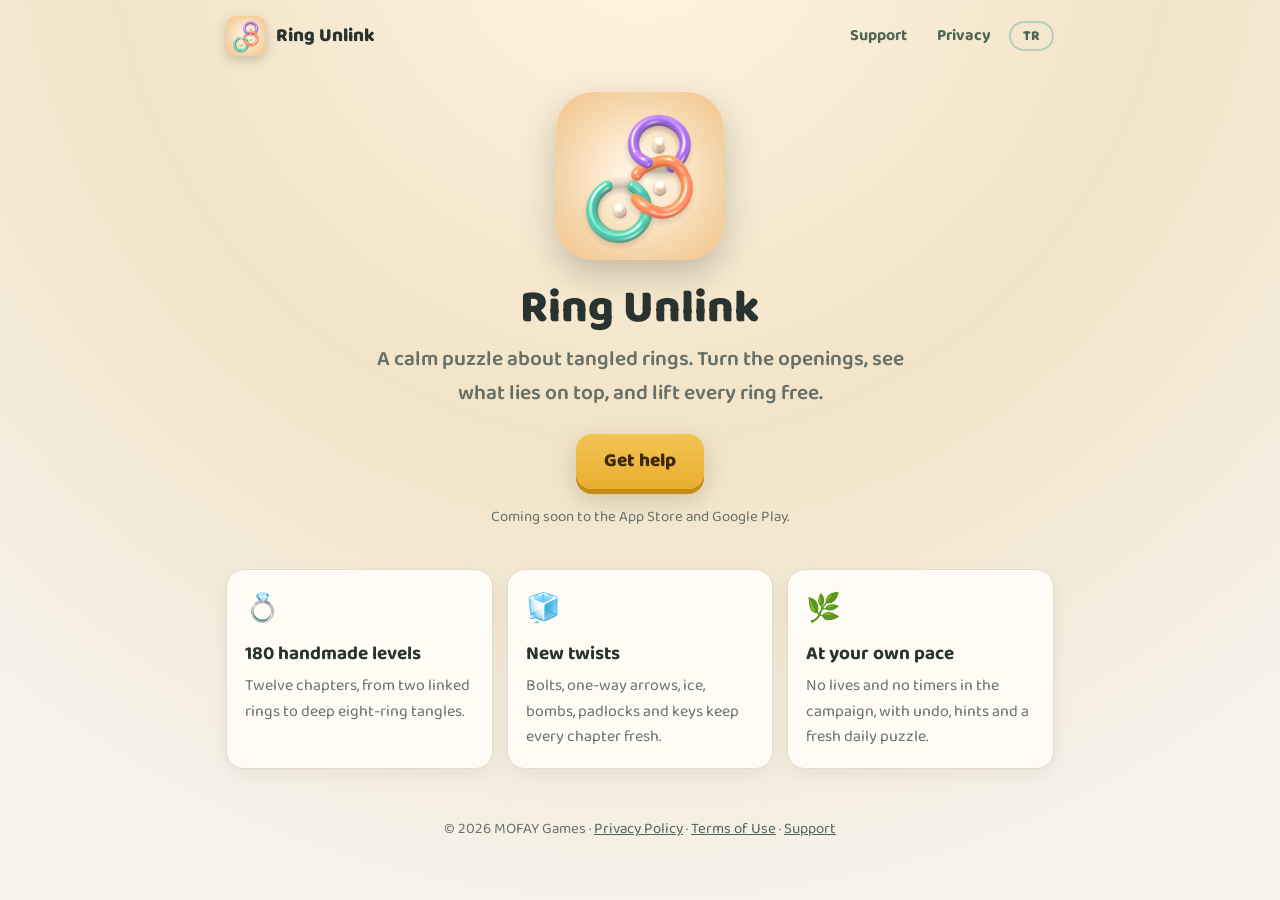
<file: index.html>
<!doctype html>
<html lang="en">
<head>
<meta charset="utf-8">
<meta name="viewport" content="width=device-width, initial-scale=1">
<title>Ring Unlink: Ring Puzzle Game</title>
<meta name="description" content="Ring Unlink: a calm puzzle game about untangling glossy rings. Turn the openings, lift every ring free. A mobile game by MOFAY Games.">
<link rel="icon" href="img/favicon.png">
<link rel="apple-touch-icon" href="img/icon.png">
<link rel="preconnect" href="https://fonts.googleapis.com">
<link rel="preconnect" href="https://fonts.gstatic.com" crossorigin>
<link href="https://fonts.googleapis.com/css2?family=Baloo+2:wght@500;600;700;800&display=swap" rel="stylesheet">
<link rel="stylesheet" href="style.css">
<script src="lang.js"></script>
</head>
<body>
<div class="wrap">
  <header class="top">
    <a class="brand" href="./"><img src="img/icon.png" alt=""><span>Ring Unlink</span></a>
    <nav class="nav">
      <a href="support.html"><span data-l="en">Support</span><span data-l="tr">Destek</span></a>
      <a href="privacy.html"><span data-l="en">Privacy</span><span data-l="tr">Gizlilik</span></a>
      <button class="lang" type="button" aria-label="Language / Dil"><span data-l="en">TR</span><span data-l="tr">EN</span></button>
    </nav>
  </header>

  <section class="hero">
    <img class="appicon" src="img/icon.png" alt="Ring Unlink">
    <h1>Ring Unlink</h1>
    <p class="tag" data-l="en">A calm puzzle about tangled rings. Turn the openings, see what lies on top, and lift every ring free.</p>
    <p class="tag" data-l="tr">Birbirine dolanmış halkalarla sakin bir bulmaca. Ağızları çevir, hangisinin üstte olduğunu gör ve her halkayı kurtar.</p>
    <a class="btn" href="support.html"><span data-l="en">Get help</span><span data-l="tr">Yardım al</span></a>
    <p class="soon" data-l="en">Coming soon to the App Store and Google Play.</p>
    <p class="soon" data-l="tr">Yakında App Store ve Google Play'de.</p>
  </section>

  <section class="features">
    <div class="feature"><div class="ico">💍</div>
      <h3 data-l="en">180 handmade levels</h3><h3 data-l="tr">180 bölüm</h3>
      <p data-l="en">Twelve chapters, from two linked rings to deep eight-ring tangles.</p>
      <p data-l="tr">İki halkadan sekiz halkalı derin düğümlere uzanan on iki bölüm.</p></div>
    <div class="feature"><div class="ico">🧊</div>
      <h3 data-l="en">New twists</h3><h3 data-l="tr">Yeni engeller</h3>
      <p data-l="en">Bolts, one-way arrows, ice, bombs, padlocks and keys keep every chapter fresh.</p>
      <p data-l="tr">Cıvatalar, tek yönlü oklar, buz, bombalar, kilitler ve anahtarlar her bölümü yeniler.</p></div>
    <div class="feature"><div class="ico">🌿</div>
      <h3 data-l="en">At your own pace</h3><h3 data-l="tr">Kendi hızında</h3>
      <p data-l="en">No lives and no timers in the campaign, with undo, hints and a fresh daily puzzle.</p>
      <p data-l="tr">Hikâye bölümlerinde süre ve can yok; geri alma, ipuçları ve her gün yeni bir bulmaca var.</p></div>
  </section>

  <footer>
    © 2026 MOFAY Games ·
    <a href="privacy.html"><span data-l="en">Privacy Policy</span><span data-l="tr">Gizlilik Politikası</span></a> ·
    <a href="terms.html"><span data-l="en">Terms of Use</span><span data-l="tr">Kullanım Koşulları</span></a> ·
    <a href="support.html"><span data-l="en">Support</span><span data-l="tr">Destek</span></a>
  </footer>
</div>
</body>
</html>
</file>
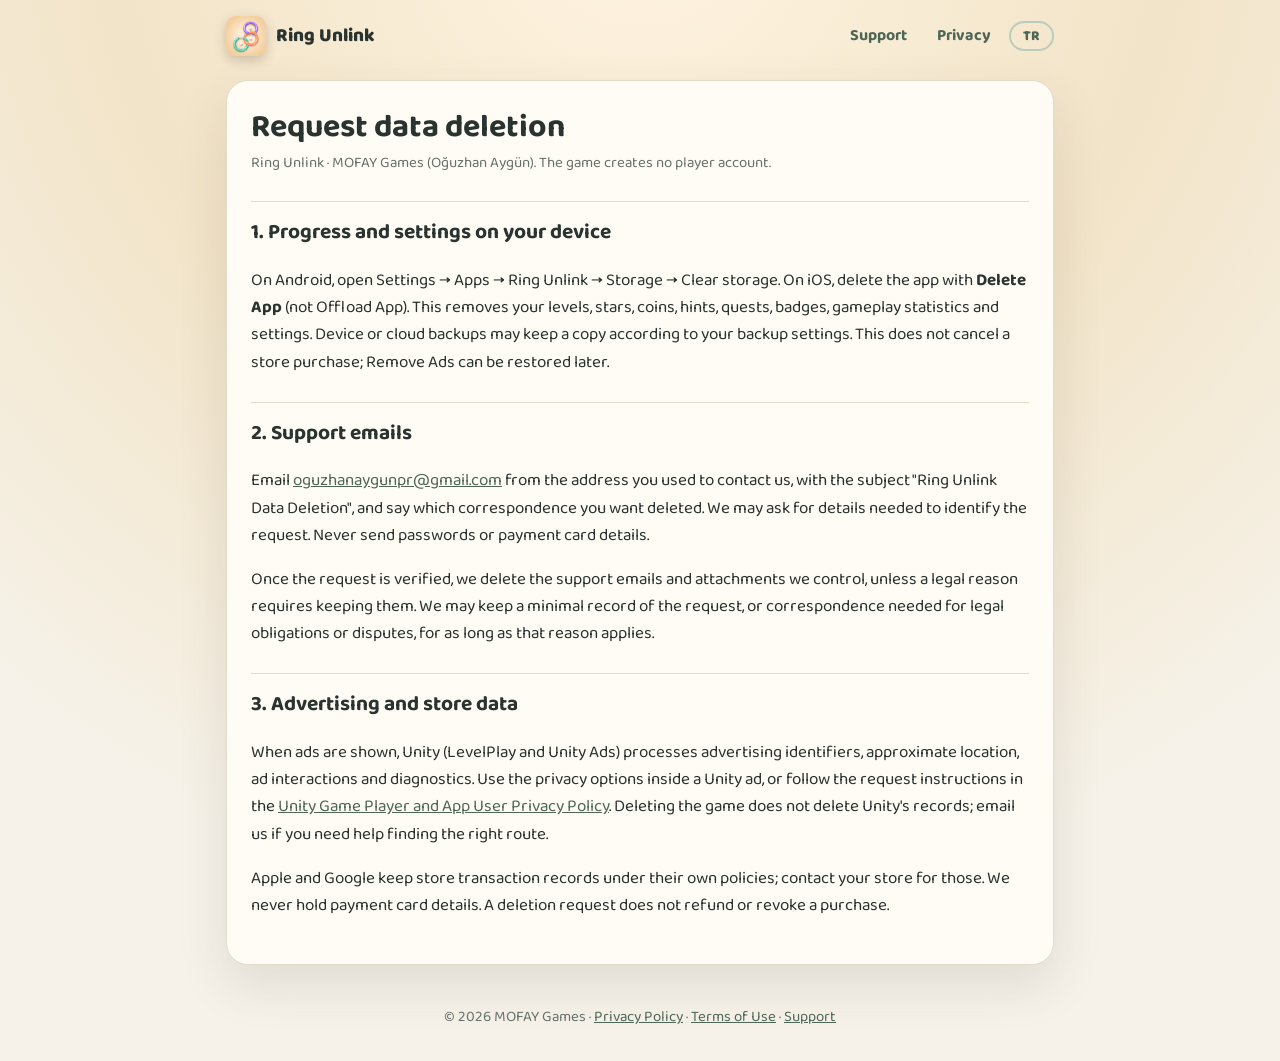
<file: delete-data.html>
<!doctype html>
<html lang="en">
<head>
<meta charset="utf-8">
<meta name="viewport" content="width=device-width, initial-scale=1">
<title>Delete data · Ring Unlink</title>
<meta name="description" content="How to delete your Ring Unlink data.">
<link rel="icon" href="img/favicon.png">
<link rel="apple-touch-icon" href="img/icon.png">
<link rel="preconnect" href="https://fonts.googleapis.com">
<link rel="preconnect" href="https://fonts.gstatic.com" crossorigin>
<link href="https://fonts.googleapis.com/css2?family=Baloo+2:wght@500;600;700;800&display=swap" rel="stylesheet">
<link rel="stylesheet" href="style.css">
<script src="lang.js"></script>
</head>
<body>
<div class="wrap">
  <header class="top">
    <a class="brand" href="./"><img src="img/icon.png" alt=""><span>Ring Unlink</span></a>
    <nav class="nav">
      <a href="support.html"><span data-l="en">Support</span><span data-l="tr">Destek</span></a>
      <a href="privacy.html"><span data-l="en">Privacy</span><span data-l="tr">Gizlilik</span></a>
      <button class="lang" type="button" aria-label="Language / Dil"><span data-l="en">TR</span><span data-l="tr">EN</span></button>
    </nav>
  </header>

  <main class="doc">
    <div data-l="en">
      <h1>Request data deletion</h1>
      <p class="date">Ring Unlink · MOFAY Games (Oğuzhan Aygün). The game creates no player account.</p>

      <h2>1. Progress and settings on your device</h2>
      <p>On Android, open Settings → Apps → Ring Unlink → Storage → Clear storage. On iOS, delete the app with <b>Delete App</b> (not Offload App). This removes your levels, stars, coins, hints, quests, badges, gameplay statistics and settings. Device or cloud backups may keep a copy according to your backup settings. This does not cancel a store purchase; Remove Ads can be restored later.</p>

      <h2>2. Support emails</h2>
      <p>Email <a href="mailto:oguzhanaygunpr@gmail.com?subject=Ring%20Unlink%20Data%20Deletion">oguzhanaygunpr@gmail.com</a> from the address you used to contact us, with the subject "Ring Unlink Data Deletion", and say which correspondence you want deleted. We may ask for details needed to identify the request. Never send passwords or payment card details.</p>
      <p>Once the request is verified, we delete the support emails and attachments we control, unless a legal reason requires keeping them. We may keep a minimal record of the request, or correspondence needed for legal obligations or disputes, for as long as that reason applies.</p>

      <h2>3. Advertising and store data</h2>
      <p>When ads are shown, Unity (LevelPlay and Unity Ads) processes advertising identifiers, approximate location, ad interactions and diagnostics. Use the privacy options inside a Unity ad, or follow the request instructions in the <a href="https://unity.com/legal/game-player-and-app-user-privacy-policy">Unity Game Player and App User Privacy Policy</a>. Deleting the game does not delete Unity's records; email us if you need help finding the right route.</p>
      <p>Apple and Google keep store transaction records under their own policies; contact your store for those. We never hold payment card details. A deletion request does not refund or revoke a purchase.</p>
    </div>

    <div data-l="tr">
      <h1>Veri silme talebi</h1>
      <p class="date">Ring Unlink · MOFAY Games (Oğuzhan Aygün). Oyun, oyuncu hesabı oluşturmaz.</p>

      <h2>1. Cihazındaki ilerleme ve ayarlar</h2>
      <p>Android'de Ayarlar → Uygulamalar → Ring Unlink → Depolama → Verileri temizle yolunu izle. iOS'ta uygulamayı <b>Uygulamayı Sil</b> ile sil (Uygulamayı Kaldır değil). Bölümlerin, yıldızların, altınların, ipuçların, görevlerin, rozetlerin, oyun istatistiklerin ve ayarların silinir. Cihaz veya bulut yedekleri, yedekleme ayarlarına göre bir kopya tutabilir. Bu işlem mağaza satın alımını iptal etmez; Reklamları Kaldır daha sonra geri yüklenebilir.</p>

      <h2>2. Destek e-postaları</h2>
      <p>Bize yazdığın adresten <a href="mailto:oguzhanaygunpr@gmail.com?subject=Ring%20Unlink%20Veri%20Silme">oguzhanaygunpr@gmail.com</a> adresine "Ring Unlink Veri Silme" konusuyla yaz ve silinmesini istediğin yazışmaları belirt. Talebi belirlemek için gereken bilgileri isteyebiliriz. Parola veya ödeme kartı bilgisi asla gönderme.</p>
      <p>Talep doğrulandığında, saklamayı gerektiren hukuki bir neden yoksa kontrolümüzdeki destek e-postalarını ve eklerini sileriz. Talebin asgari kaydını veya yasal yükümlülükler ve uyuşmazlıklar için gereken yazışmaları, bu neden sürdüğü müddetçe saklayabiliriz.</p>

      <h2>3. Reklam ve mağaza verileri</h2>
      <p>Reklam gösterildiğinde Unity (LevelPlay ve Unity Ads) reklam kimliklerini, yaklaşık konumu, reklam etkileşimlerini ve tanılama bilgilerini işler. Bir Unity reklamının içindeki gizlilik seçeneklerini kullan ya da <a href="https://unity.com/legal/game-player-and-app-user-privacy-policy">Unity Oyuncu ve Uygulama Kullanıcısı Gizlilik Politikası</a>'ndaki talep yönergelerini izle. Oyunu silmek Unity'nin kayıtlarını silmez; doğru yolu bulmak için bize yazabilirsin.</p>
      <p>Apple ve Google mağaza işlem kayıtlarını kendi politikalarına göre tutar; bunlar için mağazana başvur. Kart bilgilerini asla tutmayız. Silme talebi bir satın almayı iade veya iptal etmez.</p>
    </div>
  </main>

  <footer>
    © 2026 MOFAY Games ·
    <a href="privacy.html"><span data-l="en">Privacy Policy</span><span data-l="tr">Gizlilik Politikası</span></a> ·
    <a href="terms.html"><span data-l="en">Terms of Use</span><span data-l="tr">Kullanım Koşulları</span></a> ·
    <a href="support.html"><span data-l="en">Support</span><span data-l="tr">Destek</span></a>
  </footer>
</div>
</body>
</html>
</file>
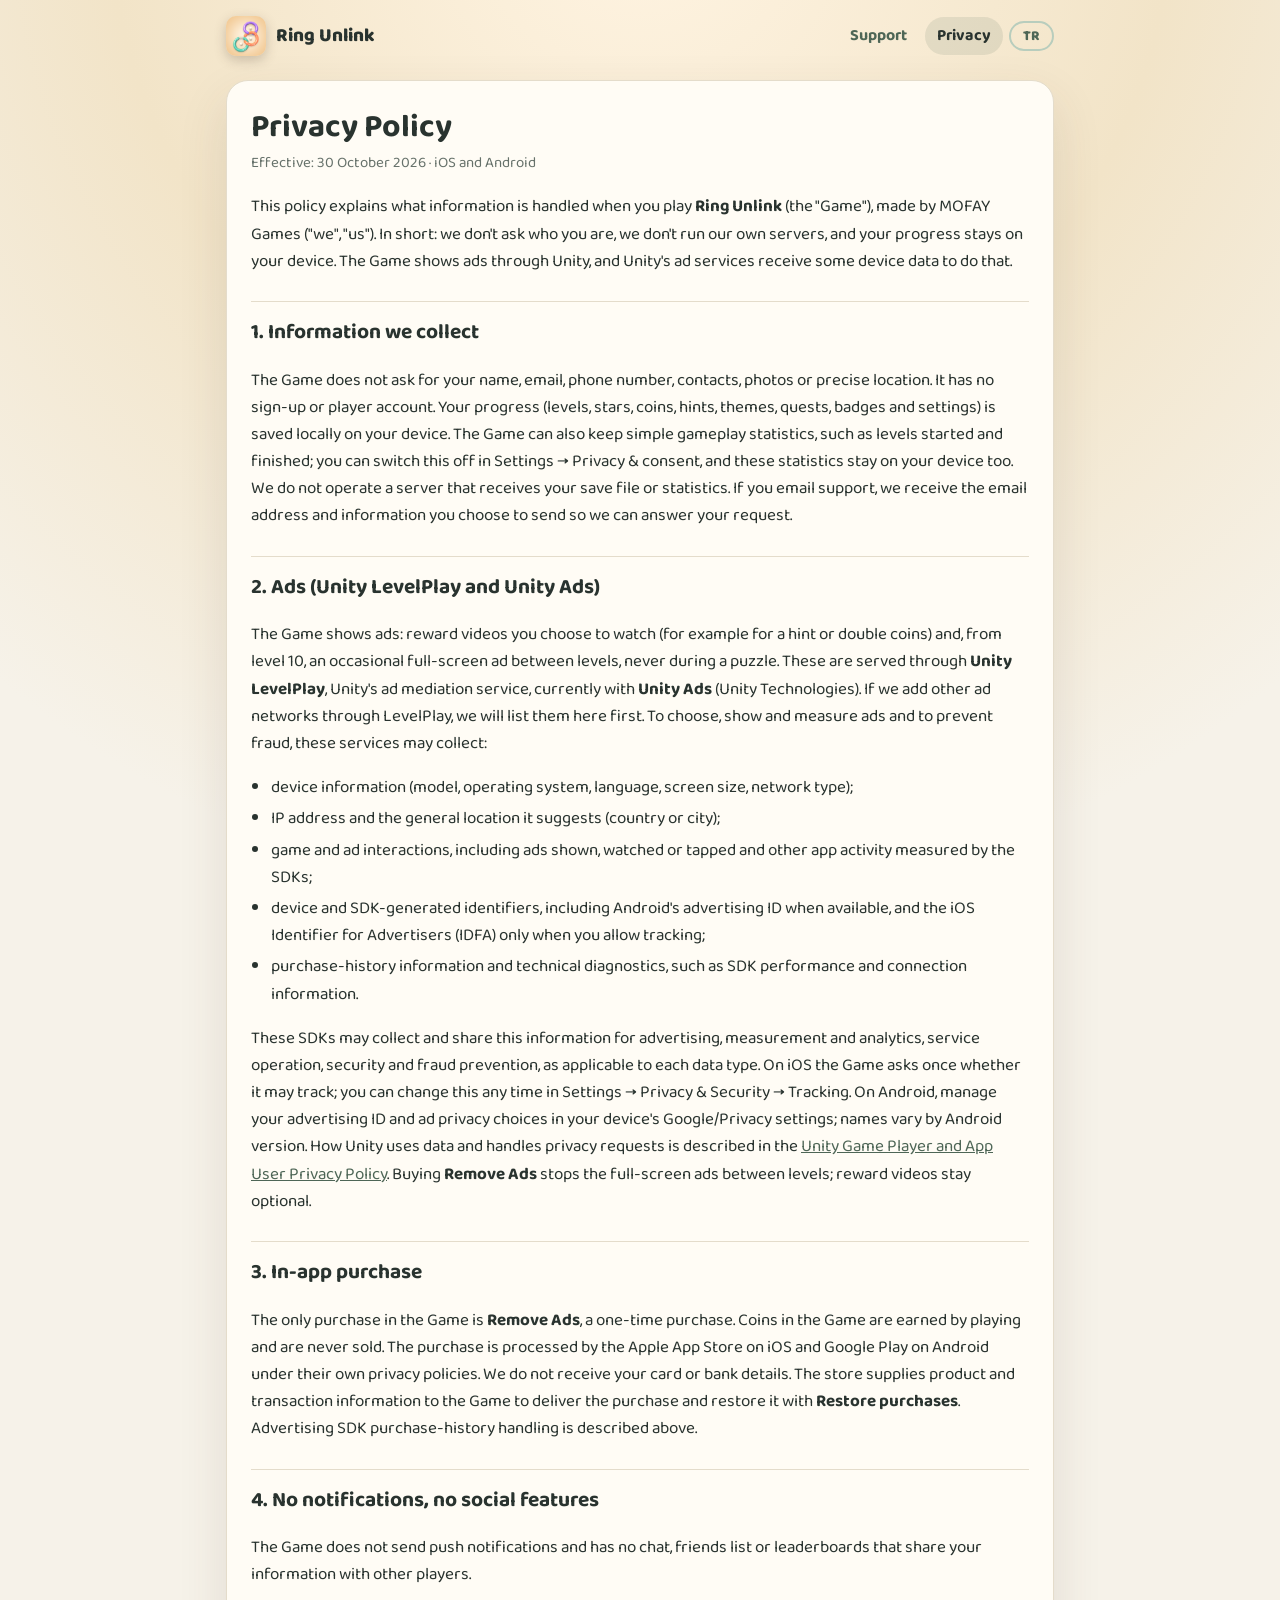
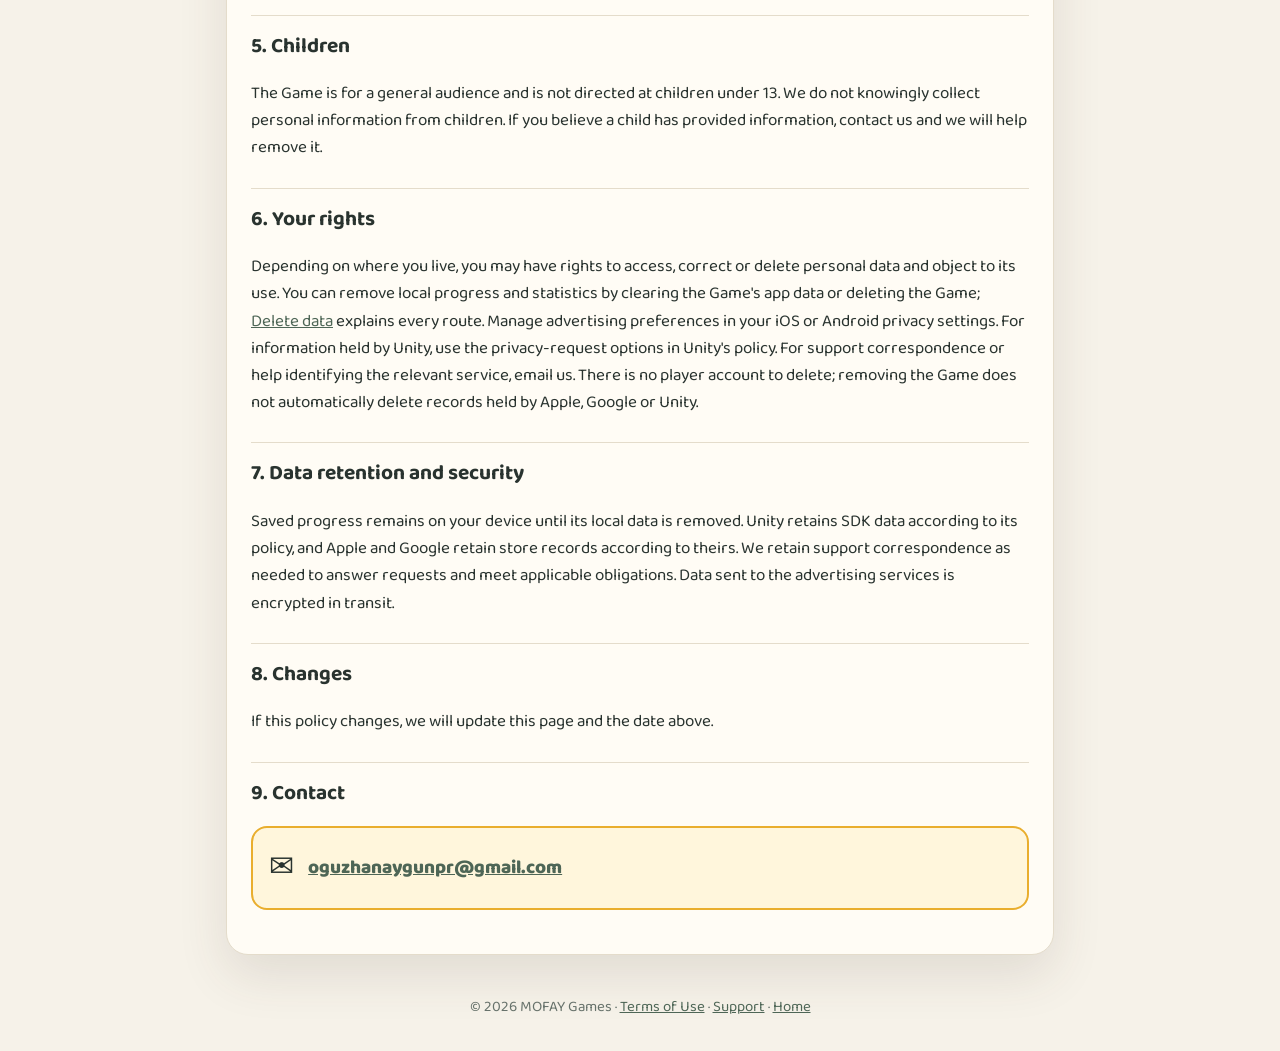
<file: privacy.html>
<!doctype html>
<html lang="en">
<head>
<meta charset="utf-8">
<meta name="viewport" content="width=device-width, initial-scale=1">
<title>Privacy Policy · Ring Unlink</title>
<meta name="description" content="Privacy Policy for Ring Unlink by MOFAY Games.">
<link rel="icon" href="img/favicon.png">
<link rel="apple-touch-icon" href="img/icon.png">
<link rel="preconnect" href="https://fonts.googleapis.com">
<link rel="preconnect" href="https://fonts.gstatic.com" crossorigin>
<link href="https://fonts.googleapis.com/css2?family=Baloo+2:wght@500;600;700;800&display=swap" rel="stylesheet">
<link rel="stylesheet" href="style.css">
<script src="lang.js"></script>
</head>
<body>
<div class="wrap">
  <header class="top">
    <a class="brand" href="./"><img src="img/icon.png" alt=""><span>Ring Unlink</span></a>
    <nav class="nav">
      <a href="support.html"><span data-l="en">Support</span><span data-l="tr">Destek</span></a>
      <a class="on" href="privacy.html"><span data-l="en">Privacy</span><span data-l="tr">Gizlilik</span></a>
      <button class="lang" type="button" aria-label="Language / Dil"><span data-l="en">TR</span><span data-l="tr">EN</span></button>
    </nav>
  </header>

  <main class="doc">
    <div data-l="en">
      <h1>Privacy Policy</h1>
      <p class="date">Effective: 30 October 2026 · iOS and Android</p>
      <p>This policy explains what information is handled when you play <b>Ring Unlink</b> (the "Game"), made by MOFAY Games ("we", "us"). In short: we don't ask who you are, we don't run our own servers, and your progress stays on your device. The Game shows ads through Unity, and Unity's ad services receive some device data to do that.</p>

      <h2>1. Information we collect</h2>
      <p>The Game does not ask for your name, email, phone number, contacts, photos or precise location. It has no sign-up or player account. Your progress (levels, stars, coins, hints, themes, quests, badges and settings) is saved locally on your device. The Game can also keep simple gameplay statistics, such as levels started and finished; you can switch this off in Settings → Privacy &amp; consent, and these statistics stay on your device too. We do not operate a server that receives your save file or statistics. If you email support, we receive the email address and information you choose to send so we can answer your request.</p>

      <h2>2. Ads (Unity LevelPlay and Unity Ads)</h2>
      <p>The Game shows ads: reward videos you choose to watch (for example for a hint or double coins) and, from level 10, an occasional full-screen ad between levels, never during a puzzle. These are served through <b>Unity LevelPlay</b>, Unity's ad mediation service, currently with <b>Unity Ads</b> (Unity Technologies). If we add other ad networks through LevelPlay, we will list them here first. To choose, show and measure ads and to prevent fraud, these services may collect:</p>
      <ul>
        <li>device information (model, operating system, language, screen size, network type);</li>
        <li>IP address and the general location it suggests (country or city);</li>
        <li>game and ad interactions, including ads shown, watched or tapped and other app activity measured by the SDKs;</li>
        <li>device and SDK-generated identifiers, including Android's advertising ID when available, and the iOS Identifier for Advertisers (IDFA) only when you allow tracking;</li>
        <li>purchase-history information and technical diagnostics, such as SDK performance and connection information.</li>
      </ul>
      <p>These SDKs may collect and share this information for advertising, measurement and analytics, service operation, security and fraud prevention, as applicable to each data type. On iOS the Game asks once whether it may track; you can change this any time in Settings → Privacy &amp; Security → Tracking. On Android, manage your advertising ID and ad privacy choices in your device's Google/Privacy settings; names vary by Android version. How Unity uses data and handles privacy requests is described in the <a href="https://unity.com/legal/game-player-and-app-user-privacy-policy">Unity Game Player and App User Privacy Policy</a>. Buying <b>Remove Ads</b> stops the full-screen ads between levels; reward videos stay optional.</p>

      <h2>3. In-app purchase</h2>
      <p>The only purchase in the Game is <b>Remove Ads</b>, a one-time purchase. Coins in the Game are earned by playing and are never sold. The purchase is processed by the Apple App Store on iOS and Google Play on Android under their own privacy policies. We do not receive your card or bank details. The store supplies product and transaction information to the Game to deliver the purchase and restore it with <b>Restore purchases</b>. Advertising SDK purchase-history handling is described above.</p>

      <h2>4. No notifications, no social features</h2>
      <p>The Game does not send push notifications and has no chat, friends list or leaderboards that share your information with other players.</p>

      <h2>5. Children</h2>
      <p>The Game is for a general audience and is not directed at children under 13. We do not knowingly collect personal information from children. If you believe a child has provided information, contact us and we will help remove it.</p>

      <h2>6. Your rights</h2>
      <p>Depending on where you live, you may have rights to access, correct or delete personal data and object to its use. You can remove local progress and statistics by clearing the Game's app data or deleting the Game; <a href="delete-data.html">Delete data</a> explains every route. Manage advertising preferences in your iOS or Android privacy settings. For information held by Unity, use the privacy-request options in Unity's policy. For support correspondence or help identifying the relevant service, email us. There is no player account to delete; removing the Game does not automatically delete records held by Apple, Google or Unity.</p>

      <h2>7. Data retention and security</h2>
      <p>Saved progress remains on your device until its local data is removed. Unity retains SDK data according to its policy, and Apple and Google retain store records according to theirs. We retain support correspondence as needed to answer requests and meet applicable obligations. Data sent to the advertising services is encrypted in transit.</p>

      <h2>8. Changes</h2>
      <p>If this policy changes, we will update this page and the date above.</p>

      <h2>9. Contact</h2>
      <div class="mail"><span class="ico">✉️</span><a href="mailto:oguzhanaygunpr@gmail.com?subject=Ring%20Unlink%20Privacy">oguzhanaygunpr@gmail.com</a></div>
    </div>

    <div data-l="tr">
      <h1>Gizlilik Politikası</h1>
      <p class="date">Yürürlük tarihi: 30 Ekim 2026 · iOS ve Android</p>
      <p>Bu politika, MOFAY Games'in ("biz") geliştirdiği <b>Ring Unlink</b> ("Oyun") oynanırken hangi bilgilerin işlendiğini açıklar. Kısaca: kim olduğunu sormayız, kendi sunucumuz yoktur ve ilerlemen cihazında kalır. Oyun, Unity aracılığıyla reklam gösterir ve Unity'nin reklam hizmetleri bunun için bazı cihaz verilerini alır.</p>

      <h2>1. Topladığımız bilgiler</h2>
      <p>Oyun adını, e-postanı, telefon numaranı, rehberini, fotoğraflarını veya kesin konumunu istemez. Üyelik veya oyuncu hesabı yoktur. İlerlemen (bölümler, yıldızlar, altınlar, ipuçları, temalar, görevler, rozetler ve ayarlar) cihazında yerel olarak saklanır. Oyun ayrıca başlanan ve bitirilen bölümler gibi basit oyun istatistikleri tutabilir; bunu Ayarlar → Gizlilik ve izinler bölümünden kapatabilirsin ve bu istatistikler de cihazında kalır. Kayıt dosyanı veya istatistikleri alan bir sunucu işletmiyoruz. Desteğe e-posta gönderirsen, talebini yanıtlamak için e-posta adresini ve paylaşmayı seçtiğin bilgileri alırız.</p>

      <h2>2. Reklamlar (Unity LevelPlay ve Unity Ads)</h2>
      <p>Oyun reklam gösterir: kendi seçtiğin ödüllü videolar (örneğin bir ipucu veya iki kat altın için) ve 10. bölümden itibaren bölümler arasında ara sıra çıkan tam ekran reklamlar; bulmaca sırasında asla. Bunlar Unity'nin reklam aracılık hizmeti <b>Unity LevelPlay</b> üzerinden, şu anda <b>Unity Ads</b> (Unity Technologies) ile sunulur. LevelPlay üzerinden başka reklam ağları eklersek önce burada belirtiriz. Reklamları seçmek, göstermek, ölçmek ve dolandırıcılığı önlemek için bu hizmetler şunları toplayabilir:</p>
      <ul>
        <li>cihaz bilgileri (model, işletim sistemi, dil, ekran boyutu, ağ türü);</li>
        <li>IP adresi ve buna göre yaklaşık konum (ülke veya şehir);</li>
        <li>gösterilen, izlenen veya dokunulan reklamlar ile SDK'ların ölçtüğü diğer uygulama etkinlikleri dahil oyun ve reklam etkileşimleri;</li>
        <li>kullanılabildiğinde Android reklam kimliği, yalnızca izlemeye izin verdiğinde iOS Reklam Tanımlayıcısı (IDFA) ve SDK'ların oluşturduğu tanımlayıcılar dahil cihaz kimlikleri;</li>
        <li>satın alma geçmişi bilgileri ile SDK performansı ve bağlantı bilgileri gibi teknik tanılama verileri.</li>
      </ul>
      <p>Bu SDK'lar, ilgili veri türüne göre reklam, ölçüm ve analiz, hizmetin işletilmesi, güvenlik ve dolandırıcılığın önlenmesi için bu bilgileri toplayabilir ve paylaşabilir. iOS'ta Oyun izleme iznini bir kez sorar; bunu istediğin zaman Ayarlar → Gizlilik ve Güvenlik → İzleme bölümünden değiştirebilirsin. Android'de reklam kimliğini ve reklam gizliliği tercihlerini cihazının Google/Gizlilik ayarlarından yönetebilirsin; adlar Android sürümüne göre değişir. Unity'nin veri kullanımı ve gizlilik talepleri <a href="https://unity.com/legal/game-player-and-app-user-privacy-policy">Unity Oyuncu ve Uygulama Kullanıcısı Gizlilik Politikası</a>'nda açıklanır. <b>Reklamları Kaldır</b> satın alınırsa bölümler arasındaki tam ekran reklamlar kapanır; ödüllü videolar isteğe bağlı kalır.</p>

      <h2>3. Uygulama içi satın alma</h2>
      <p>Oyundaki tek satın alma, bir kerelik <b>Reklamları Kaldır</b>'dır. Oyundaki altınlar oynayarak kazanılır ve asla satılmaz. Satın almayı iOS'ta Apple App Store, Android'de Google Play kendi gizlilik politikaları kapsamında işler. Kart veya banka bilgilerin bize ulaşmaz. Mağaza, satın almanın teslim edilmesi ve <b>Satın alımları geri yükle</b> ile geri yüklenmesi için ürün ve işlem bilgilerini Oyun'a iletir. Reklam SDK'larının satın alma geçmişi işlemesi yukarıda açıklanmıştır.</p>

      <h2>4. Bildirim ve sosyal özellik yok</h2>
      <p>Oyun anlık bildirim göndermez; bilgilerini diğer oyuncularla paylaşan sohbet, arkadaş listesi veya liderlik tablosu yoktur.</p>

      <h2>5. Çocuklar</h2>
      <p>Oyun genel kitleye yöneliktir ve 13 yaş altı çocuklara yönelik değildir. Çocuklardan bilerek kişisel bilgi toplamayız. Bir çocuğun bilgi verdiğini düşünüyorsan bize yaz, silinmesine yardım edelim.</p>

      <h2>6. Hakların</h2>
      <p>Yaşadığın yere göre kişisel verilerine erişme, düzeltme, silme ve işlenmesine itiraz etme hakların olabilir. Yerel ilerlemeyi ve istatistikleri Oyun'un uygulama verilerini temizleyerek veya Oyun'u silerek kaldırabilirsin; tüm yollar <a href="delete-data.html">Veri silme</a> sayfasında. Reklam tercihlerini iOS veya Android gizlilik ayarlarından yönetebilirsin. Unity'nin tuttuğu bilgiler için kendi politikasındaki gizlilik talebi seçeneklerini kullanabilirsin. Destek yazışmaları veya ilgili hizmeti bulma konusunda yardım için bize e-posta gönderebilirsin. Silinecek bir oyuncu hesabı yoktur; Oyun'u kaldırmak Apple, Google veya Unity'nin tuttuğu kayıtları kendiliğinden silmez.</p>

      <h2>7. Saklama ve güvenlik</h2>
      <p>Kayıtlı ilerleme, yerel verileri kaldırılana kadar cihazında kalır. Unity SDK verilerini kendi politikasına, Apple ve Google mağaza kayıtlarını kendi politikalarına göre saklar. Destek yazışmalarını talepleri yanıtlamak ve geçerli yükümlülükleri yerine getirmek için gerektiği sürece saklarız. Reklam hizmetlerine gönderilen veriler aktarım sırasında şifrelenir.</p>

      <h2>8. Değişiklikler</h2>
      <p>Bu politika değişirse bu sayfayı ve yukarıdaki tarihi güncelleriz.</p>

      <h2>9. İletişim</h2>
      <div class="mail"><span class="ico">✉️</span><a href="mailto:oguzhanaygunpr@gmail.com?subject=Ring%20Unlink%20Gizlilik">oguzhanaygunpr@gmail.com</a></div>
    </div>
  </main>

  <footer>
    © 2026 MOFAY Games ·
    <a href="terms.html"><span data-l="en">Terms of Use</span><span data-l="tr">Kullanım Koşulları</span></a> ·
    <a href="support.html"><span data-l="en">Support</span><span data-l="tr">Destek</span></a> ·
    <a href="./"><span data-l="en">Home</span><span data-l="tr">Ana sayfa</span></a>
  </footer>
</div>
</body>
</html>
</file>
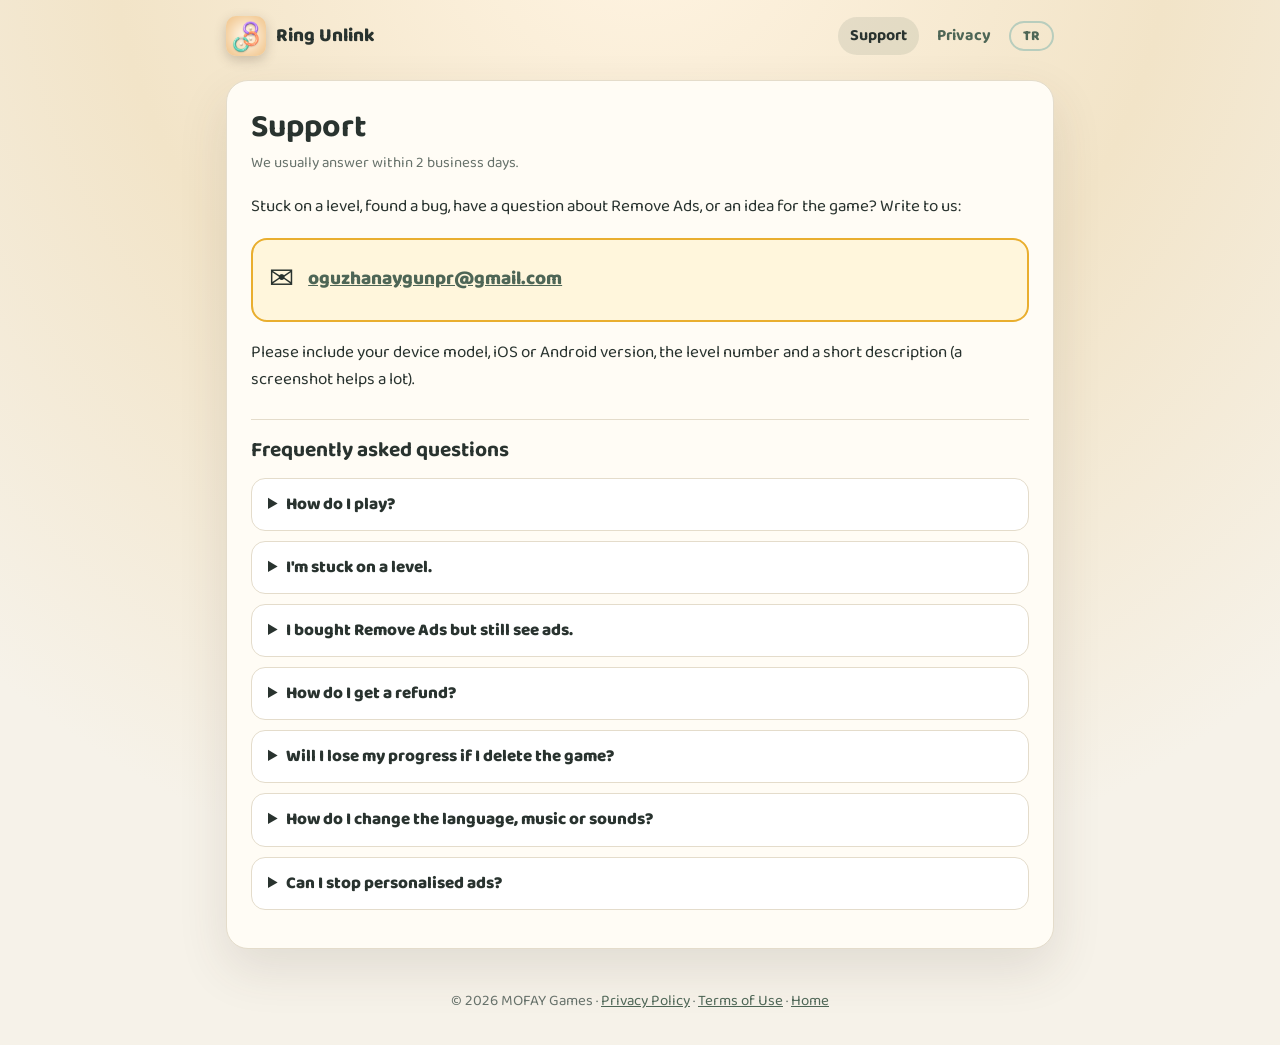
<file: support.html>
<!doctype html>
<html lang="en">
<head>
<meta charset="utf-8">
<meta name="viewport" content="width=device-width, initial-scale=1">
<title>Support · Ring Unlink</title>
<meta name="description" content="Help and contact for Ring Unlink by MOFAY Games.">
<link rel="icon" href="img/favicon.png">
<link rel="apple-touch-icon" href="img/icon.png">
<link rel="preconnect" href="https://fonts.googleapis.com">
<link rel="preconnect" href="https://fonts.gstatic.com" crossorigin>
<link href="https://fonts.googleapis.com/css2?family=Baloo+2:wght@500;600;700;800&display=swap" rel="stylesheet">
<link rel="stylesheet" href="style.css">
<script src="lang.js"></script>
</head>
<body>
<div class="wrap">
  <header class="top">
    <a class="brand" href="./"><img src="img/icon.png" alt=""><span>Ring Unlink</span></a>
    <nav class="nav">
      <a class="on" href="support.html"><span data-l="en">Support</span><span data-l="tr">Destek</span></a>
      <a href="privacy.html"><span data-l="en">Privacy</span><span data-l="tr">Gizlilik</span></a>
      <button class="lang" type="button" aria-label="Language / Dil"><span data-l="en">TR</span><span data-l="tr">EN</span></button>
    </nav>
  </header>

  <main class="doc">
    <div data-l="en">
      <h1>Support</h1>
      <p class="date">We usually answer within 2 business days.</p>
      <p>Stuck on a level, found a bug, have a question about Remove Ads, or an idea for the game? Write to us:</p>
      <div class="mail"><span class="ico">✉️</span><a href="mailto:oguzhanaygunpr@gmail.com?subject=Ring%20Unlink">oguzhanaygunpr@gmail.com</a></div>
      <p>Please include your device model, iOS or Android version, the level number and a short description (a screenshot helps a lot).</p>

      <h2>Frequently asked questions</h2>
      <details><summary>How do I play?</summary>
        <p>Drag a ring to turn it around its peg. Where two rings cross, one lies on top. Lift a ring out (tap it or swipe it outward) when nothing lies across it. To free a crossing, turn the top ring's opening onto it, or turn this ring's own opening under it. In the game, Settings → How to play explains every special ring.</p></details>
      <details><summary>I'm stuck on a level.</summary>
        <p>Tap the light bulb for a hint: it shows the next best move. Hints cost coins you earn by playing, or you can watch an optional video; star chests, chapter rewards and win streaks also give free hints. If the undo and restart buttons glow gold, the board can no longer be solved from here: undo a few moves or restart, which is always free.</p></details>
      <details><summary>I bought Remove Ads but still see ads.</summary>
        <p>Open Settings (the gear icon) and tap <b>Restore purchases</b>. Make sure you're signed in with the same Apple ID or Google account you used to buy. Reward videos you choose to watch stay in the game; only the full-screen ads between levels are removed. If it still doesn't work, email us with the date of the purchase.</p></details>
      <details><summary>How do I get a refund?</summary>
        <p>Payments are handled by Apple or Google. On iOS request a refund at <a href="https://reportaproblem.apple.com">reportaproblem.apple.com</a>; on Android use your Google Play order history.</p></details>
      <details><summary>Will I lose my progress if I delete the game?</summary>
        <p>Yes. Your progress is saved only on your device, so deleting the app deletes it. Remove Ads can be restored with <b>Restore purchases</b>; levels, coins and stars can't be restored.</p></details>
      <details><summary>How do I change the language, music or sounds?</summary>
        <p>Open Settings (the gear icon). The game supports English and Turkish, and music, sounds and vibration each have their own setting.</p></details>
      <details><summary>Can I stop personalised ads?</summary>
        <p>Yes. On iOS go to Settings → Privacy &amp; Security → Tracking and turn off tracking for the game. On Android use the ad privacy options in your Google settings. You'll still see ads, but they won't be personalised.</p></details>
    </div>

    <div data-l="tr">
      <h1>Destek</h1>
      <p class="date">Genellikle 2 iş günü içinde cevap veriyoruz.</p>
      <p>Bir bölümde mi takıldın, bir hata mı buldun, Reklamları Kaldır hakkında bir sorun mu var ya da oyun için bir fikrin mi var? Bize yaz:</p>
      <div class="mail"><span class="ico">✉️</span><a href="mailto:oguzhanaygunpr@gmail.com?subject=Ring%20Unlink">oguzhanaygunpr@gmail.com</a></div>
      <p>Lütfen telefon modelini, iOS veya Android sürümünü, bölüm numarasını ve kısa bir açıklama ekle (ekran görüntüsü çok yardımcı olur).</p>

      <h2>Sık sorulan sorular</h2>
      <details><summary>Nasıl oynanır?</summary>
        <p>Bir halkayı çivisinin etrafında çevirmek için sürükle. İki halkanın kesiştiği yerde biri üsttedir. Üstünden hiçbir halka geçmeyen halkayı çıkar (dokun ya da dışarı doğru kaydır). Bir kesişimi açmak için üstteki halkanın ağzını oraya çevir ya da bu halkanın kendi ağzını onun altına getir. Oyunda Ayarlar → Nasıl oynanır her özel halkayı anlatır.</p></details>
      <details><summary>Bir bölümde takıldım.</summary>
        <p>İpucu için ampule dokun: bir sonraki en iyi hamleyi gösterir. İpuçları oynayarak kazandığın altınlarla alınır ya da isteğe bağlı bir video izleyebilirsin; yıldız sandıkları, bölüm ödülleri ve galibiyet serileri de ücretsiz ipucu verir. Geri al ve yeniden başlat düğmeleri altın rengi parlıyorsa tahta bu durumdan artık çözülemez: birkaç hamle geri al ya da her zaman ücretsiz olan yeniden başlat'ı kullan.</p></details>
      <details><summary>Reklamları Kaldır'ı aldım ama hâlâ reklam görüyorum.</summary>
        <p>Ayarlar'ı (dişli simgesi) aç ve <b>Satın alımları geri yükle</b>'ye dokun. Satın aldığın Apple Kimliği veya Google hesabıyla giriş yapmış olduğundan emin ol. Kendi seçtiğin ödüllü videolar oyunda kalır; yalnızca bölümler arasındaki tam ekran reklamlar kalkar. Hâlâ olmuyorsa satın alma tarihini yazarak bize e-posta gönder.</p></details>
      <details><summary>Nasıl iade alırım?</summary>
        <p>Ödemeleri Apple veya Google yönetir. iOS'ta iade talebini <a href="https://reportaproblem.apple.com">reportaproblem.apple.com</a> adresinden, Android'de Google Play sipariş geçmişinden yapabilirsin.</p></details>
      <details><summary>Oyunu silersem ilerlemem gider mi?</summary>
        <p>Evet. İlerlemen yalnızca cihazında kayıtlıdır, uygulamayı silmek onu da siler. Reklamları Kaldır, <b>Satın alımları geri yükle</b> ile geri gelir; bölümler, altınlar ve yıldızlar geri gelmez.</p></details>
      <details><summary>Dili, müziği veya sesleri nasıl değiştiririm?</summary>
        <p>Ayarlar'ı (dişli simgesi) aç. Oyun Türkçe ve İngilizce destekler; müzik, ses efektleri ve titreşimin her birinin kendi ayarı vardır.</p></details>
      <details><summary>Kişiselleştirilmiş reklamları kapatabilir miyim?</summary>
        <p>Evet. iOS'ta Ayarlar → Gizlilik ve Güvenlik → İzleme bölümünden oyun için izlemeyi kapat. Android'de Google ayarlarındaki reklam gizliliği seçeneklerini kullan. Reklam görmeye devam edersin ama kişiselleştirilmez.</p></details>
    </div>
  </main>

  <footer>
    © 2026 MOFAY Games ·
    <a href="privacy.html"><span data-l="en">Privacy Policy</span><span data-l="tr">Gizlilik Politikası</span></a> ·
    <a href="terms.html"><span data-l="en">Terms of Use</span><span data-l="tr">Kullanım Koşulları</span></a> ·
    <a href="./"><span data-l="en">Home</span><span data-l="tr">Ana sayfa</span></a>
  </footer>
</div>
</body>
</html>
</file>
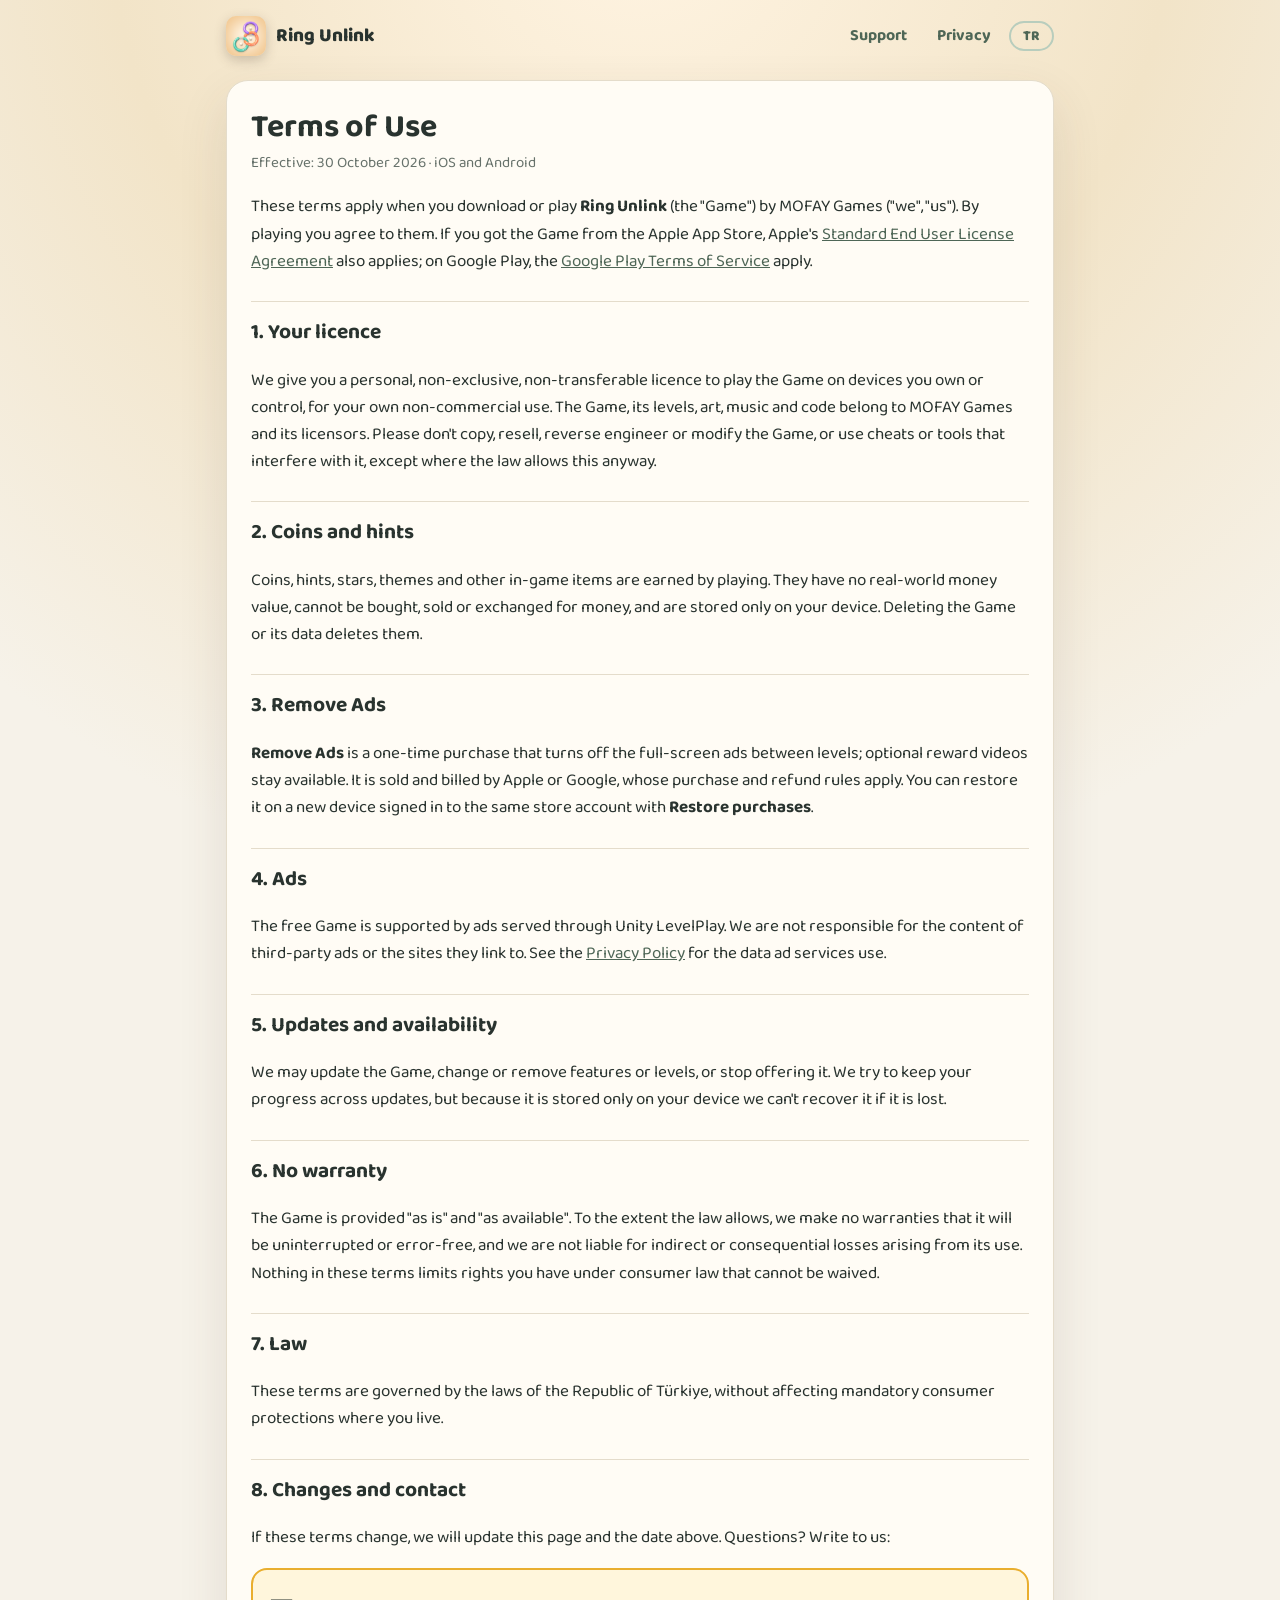
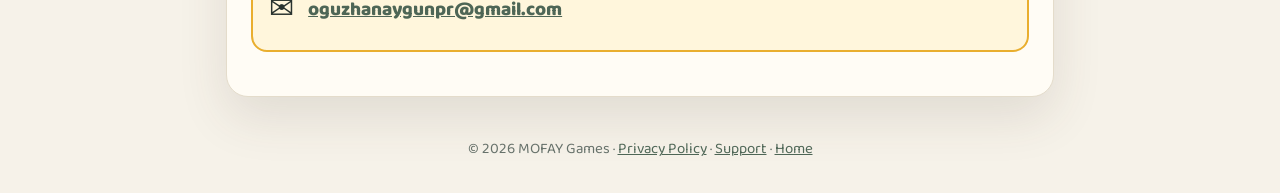
<file: terms.html>
<!doctype html>
<html lang="en">
<head>
<meta charset="utf-8">
<meta name="viewport" content="width=device-width, initial-scale=1">
<title>Terms of Use · Ring Unlink</title>
<meta name="description" content="Terms of Use for Ring Unlink by MOFAY Games.">
<link rel="icon" href="img/favicon.png">
<link rel="apple-touch-icon" href="img/icon.png">
<link rel="preconnect" href="https://fonts.googleapis.com">
<link rel="preconnect" href="https://fonts.gstatic.com" crossorigin>
<link href="https://fonts.googleapis.com/css2?family=Baloo+2:wght@500;600;700;800&display=swap" rel="stylesheet">
<link rel="stylesheet" href="style.css">
<script src="lang.js"></script>
</head>
<body>
<div class="wrap">
  <header class="top">
    <a class="brand" href="./"><img src="img/icon.png" alt=""><span>Ring Unlink</span></a>
    <nav class="nav">
      <a href="support.html"><span data-l="en">Support</span><span data-l="tr">Destek</span></a>
      <a href="privacy.html"><span data-l="en">Privacy</span><span data-l="tr">Gizlilik</span></a>
      <button class="lang" type="button" aria-label="Language / Dil"><span data-l="en">TR</span><span data-l="tr">EN</span></button>
    </nav>
  </header>

  <main class="doc">
    <div data-l="en">
      <h1>Terms of Use</h1>
      <p class="date">Effective: 30 October 2026 · iOS and Android</p>
      <p>These terms apply when you download or play <b>Ring Unlink</b> (the "Game") by MOFAY Games ("we", "us"). By playing you agree to them. If you got the Game from the Apple App Store, Apple's <a href="https://www.apple.com/legal/internet-services/itunes/dev/stdeula/">Standard End User License Agreement</a> also applies; on Google Play, the <a href="https://play.google.com/about/play-terms/">Google Play Terms of Service</a> apply.</p>

      <h2>1. Your licence</h2>
      <p>We give you a personal, non-exclusive, non-transferable licence to play the Game on devices you own or control, for your own non-commercial use. The Game, its levels, art, music and code belong to MOFAY Games and its licensors. Please don't copy, resell, reverse engineer or modify the Game, or use cheats or tools that interfere with it, except where the law allows this anyway.</p>

      <h2>2. Coins and hints</h2>
      <p>Coins, hints, stars, themes and other in-game items are earned by playing. They have no real-world money value, cannot be bought, sold or exchanged for money, and are stored only on your device. Deleting the Game or its data deletes them.</p>

      <h2>3. Remove Ads</h2>
      <p><b>Remove Ads</b> is a one-time purchase that turns off the full-screen ads between levels; optional reward videos stay available. It is sold and billed by Apple or Google, whose purchase and refund rules apply. You can restore it on a new device signed in to the same store account with <b>Restore purchases</b>.</p>

      <h2>4. Ads</h2>
      <p>The free Game is supported by ads served through Unity LevelPlay. We are not responsible for the content of third-party ads or the sites they link to. See the <a href="privacy.html">Privacy Policy</a> for the data ad services use.</p>

      <h2>5. Updates and availability</h2>
      <p>We may update the Game, change or remove features or levels, or stop offering it. We try to keep your progress across updates, but because it is stored only on your device we can't recover it if it is lost.</p>

      <h2>6. No warranty</h2>
      <p>The Game is provided "as is" and "as available". To the extent the law allows, we make no warranties that it will be uninterrupted or error-free, and we are not liable for indirect or consequential losses arising from its use. Nothing in these terms limits rights you have under consumer law that cannot be waived.</p>

      <h2>7. Law</h2>
      <p>These terms are governed by the laws of the Republic of Türkiye, without affecting mandatory consumer protections where you live.</p>

      <h2>8. Changes and contact</h2>
      <p>If these terms change, we will update this page and the date above. Questions? Write to us:</p>
      <div class="mail"><span class="ico">✉️</span><a href="mailto:oguzhanaygunpr@gmail.com?subject=Ring%20Unlink%20Terms">oguzhanaygunpr@gmail.com</a></div>
    </div>

    <div data-l="tr">
      <h1>Kullanım Koşulları</h1>
      <p class="date">Yürürlük tarihi: 30 Ekim 2026 · iOS ve Android</p>
      <p>Bu koşullar, MOFAY Games'in ("biz") <b>Ring Unlink</b> ("Oyun") oyununu indirdiğinde veya oynadığında geçerlidir. Oynayarak bu koşulları kabul etmiş olursun. Oyun'u Apple App Store'dan aldıysan Apple'ın <a href="https://www.apple.com/legal/internet-services/itunes/dev/stdeula/">Standart Son Kullanıcı Lisans Sözleşmesi</a>, Google Play'den aldıysan <a href="https://play.google.com/about/play-terms/">Google Play Hizmet Şartları</a> da geçerlidir.</p>

      <h2>1. Lisansın</h2>
      <p>Sana, Oyun'u sahip olduğun veya kontrol ettiğin cihazlarda kişisel ve ticari olmayan kullanım için oynaman amacıyla kişisel, münhasır olmayan ve devredilemez bir lisans veririz. Oyun, bölümleri, görselleri, müziği ve kodu MOFAY Games'e ve lisans verenlerine aittir. Yasanın zaten izin verdiği durumlar dışında Oyun'u kopyalama, yeniden satma, tersine mühendislik yapma, değiştirme ya da Oyun'a müdahale eden hile veya araçlar kullanma.</p>

      <h2>2. Altınlar ve ipuçları</h2>
      <p>Altınlar, ipuçları, yıldızlar, temalar ve diğer oyun içi öğeler oynayarak kazanılır. Gerçek para değerleri yoktur; satın alınamaz, satılamaz veya paraya çevrilemezler ve yalnızca cihazında saklanırlar. Oyun'u veya verilerini silmek onları da siler.</p>

      <h2>3. Reklamları Kaldır</h2>
      <p><b>Reklamları Kaldır</b>, bölümler arasındaki tam ekran reklamları kapatan bir kerelik bir satın almadır; isteğe bağlı ödüllü videolar kullanılabilir kalır. Satışı ve ödemesi Apple veya Google tarafından yapılır ve onların satın alma ve iade kuralları geçerlidir. Aynı mağaza hesabıyla giriş yaptığın yeni bir cihazda <b>Satın alımları geri yükle</b> ile geri yükleyebilirsin.</p>

      <h2>4. Reklamlar</h2>
      <p>Ücretsiz Oyun, Unity LevelPlay üzerinden sunulan reklamlarla desteklenir. Üçüncü taraf reklamların içeriğinden veya yönlendirdikleri sitelerden sorumlu değiliz. Reklam hizmetlerinin kullandığı veriler için <a href="privacy.html">Gizlilik Politikası</a>'na bak.</p>

      <h2>5. Güncellemeler ve erişilebilirlik</h2>
      <p>Oyun'u güncelleyebilir, özellikleri veya bölümleri değiştirebilir ya da kaldırabilir veya sunmayı bırakabiliriz. Güncellemelerde ilerlemeni korumaya çalışırız; ancak yalnızca cihazında saklandığı için kaybolursa geri getiremeyiz.</p>

      <h2>6. Garanti yoktur</h2>
      <p>Oyun "olduğu gibi" ve "mevcut olduğu şekilde" sunulur. Yasanın izin verdiği ölçüde kesintisiz veya hatasız olacağına dair garanti vermeyiz ve kullanımından doğan dolaylı zararlardan sorumlu değiliz. Bu koşullar, tüketici mevzuatı kapsamında vazgeçilemeyen haklarını sınırlamaz.</p>

      <h2>7. Uygulanacak hukuk</h2>
      <p>Bu koşullar, yaşadığın yerdeki zorunlu tüketici korumalarını etkilemeksizin Türkiye Cumhuriyeti hukukuna tabidir.</p>

      <h2>8. Değişiklikler ve iletişim</h2>
      <p>Bu koşullar değişirse bu sayfayı ve yukarıdaki tarihi güncelleriz. Sorun mu var? Bize yaz:</p>
      <div class="mail"><span class="ico">✉️</span><a href="mailto:oguzhanaygunpr@gmail.com?subject=Ring%20Unlink%20Ko%C5%9Fullar">oguzhanaygunpr@gmail.com</a></div>
    </div>
  </main>

  <footer>
    © 2026 MOFAY Games ·
    <a href="privacy.html"><span data-l="en">Privacy Policy</span><span data-l="tr">Gizlilik Politikası</span></a> ·
    <a href="support.html"><span data-l="en">Support</span><span data-l="tr">Destek</span></a> ·
    <a href="./"><span data-l="en">Home</span><span data-l="tr">Ana sayfa</span></a>
  </footer>
</div>
</body>
</html>
</file>
<file: style.css>
:root {
  --bg: #f6f2e9;
  --bg2: #fff4e2;
  --card: #fffcf5;
  --ink: #29332f;
  --muted: #66716a;
  --sage: #b8cdbd;
  --sage-deep: #4e6656;
  --gold: #e9ae2e;
  --gold-dark: #c98a12;
  --line: #e4dccb;
}
* { box-sizing: border-box; }
html { -webkit-text-size-adjust: 100%; }
body {
  margin: 0;
  font-family: "Baloo 2", system-ui, -apple-system, "Segoe UI", sans-serif;
  color: var(--ink);
  background: radial-gradient(circle at 50% -10%, var(--bg2) 0%, #f2e4c8 45%, var(--bg) 85%) fixed, var(--bg);
  min-height: 100vh;
  line-height: 1.6;
}
a { color: var(--sage-deep); }
.wrap { max-width: 860px; margin: 0 auto; padding: 0 16px; }

/* Top bar */
.top { display: flex; align-items: center; justify-content: space-between; padding: 16px 0; gap: 12px; }
.brand { display: flex; align-items: center; gap: 10px; color: var(--ink); text-decoration: none; font-weight: 800; font-size: 19px; }
.brand img { width: 40px; height: 40px; border-radius: 10px; box-shadow: 0 4px 12px rgba(74,59,46,.25); }
.nav { display: flex; align-items: center; gap: 6px; flex-wrap: wrap; justify-content: flex-end; }
.nav a { color: var(--sage-deep); text-decoration: none; font-weight: 700; font-size: 16px; padding: 6px 12px; border-radius: 999px; }
.nav a:hover, .nav a.on { background: rgba(78,102,86,.12); color: var(--ink); }
.lang {
  border: 2px solid var(--sage); background: transparent; color: var(--sage-deep);
  font: inherit; font-weight: 800; font-size: 14px; padding: 2px 12px; border-radius: 999px; cursor: pointer;
}
.lang:hover { background: rgba(78,102,86,.12); }

/* Hero */
.hero { text-align: center; padding: 12px 0 40px; }
.hero .appicon { width: 168px; height: 168px; border-radius: 38px; box-shadow: 0 14px 34px rgba(74,59,46,.28); margin-top: 8px; }
.hero h1 { margin: 14px 0 0; font-size: 46px; font-weight: 800; line-height: 1.1; }
.hero p.tag { font-size: 21px; font-weight: 600; margin: 10px auto 24px; max-width: 560px; color: var(--muted); }
.btn {
  display: inline-block; background: linear-gradient(180deg, #f3c454 0%, var(--gold) 100%);
  color: #3d2a05; font-weight: 800; text-decoration: none; padding: 12px 28px; border-radius: 16px;
  box-shadow: 0 5px 0 var(--gold-dark), 0 10px 24px rgba(74,59,46,.22); font-size: 19px;
}
.soon { margin: 16px 0 0; font-size: 15px; color: var(--muted); }

/* Feature cards */
.features { display: grid; grid-template-columns: repeat(auto-fit, minmax(240px, 1fr)); gap: 14px; padding-bottom: 40px; }
.feature { background: var(--card); border: 1px solid var(--line); border-radius: 18px; padding: 18px; box-shadow: 0 6px 18px rgba(74,59,46,.08); }
.feature .ico { font-size: 28px; }
.feature h3 { margin: 6px 0 4px; font-size: 19px; }
.feature p { margin: 0; color: var(--muted); font-size: 16px; }

/* Document card */
.doc { background: var(--card); border: 1px solid var(--line); border-radius: 22px; padding: 28px 24px; margin: 8px 0 32px; box-shadow: 0 20px 50px rgba(74,59,46,.12); }
.doc h1 { margin: 0 0 4px; font-size: 32px; line-height: 1.2; }
.doc .date { color: var(--muted); margin: 0 0 18px; font-size: 15px; }
.doc h2 { font-size: 21px; margin: 26px 0 6px; padding-top: 14px; border-top: 1px solid var(--line); }
.doc p, .doc li { font-size: 17px; }
.doc ul { padding-left: 20px; }
.doc li { margin: 4px 0; }
.mail {
  display: flex; align-items: center; gap: 14px; background: #fff6dc; border: 2px solid var(--gold);
  border-radius: 16px; padding: 16px; margin: 16px 0;
}
.mail .ico { font-size: 30px; }
.mail a { font-weight: 800; font-size: 19px; overflow-wrap: anywhere; }
details { border: 1px solid var(--line); border-radius: 14px; padding: 12px 16px; margin: 10px 0; background: #fff; }
details summary { font-weight: 800; cursor: pointer; font-size: 17px; }
details p { margin: 8px 0 2px; color: #3c4641; }

footer { color: var(--muted); text-align: center; font-size: 15px; padding: 8px 0 32px; }

/* Language switching */
[data-l="tr"] { display: none; }
html[lang="tr"] [data-l="en"] { display: none; }
html[lang="tr"] [data-l="tr"] { display: revert; }

@media (max-width: 520px) {
  .brand span { display: none; }
  .hero h1 { font-size: 38px; }
  .hero p.tag { font-size: 18px; }
  .doc { padding: 22px 16px; }
  .doc h1 { font-size: 26px; }
  .mail { padding: 14px 12px; gap: 10px; }
  .mail a { font-size: 16px; }
}
</file>
